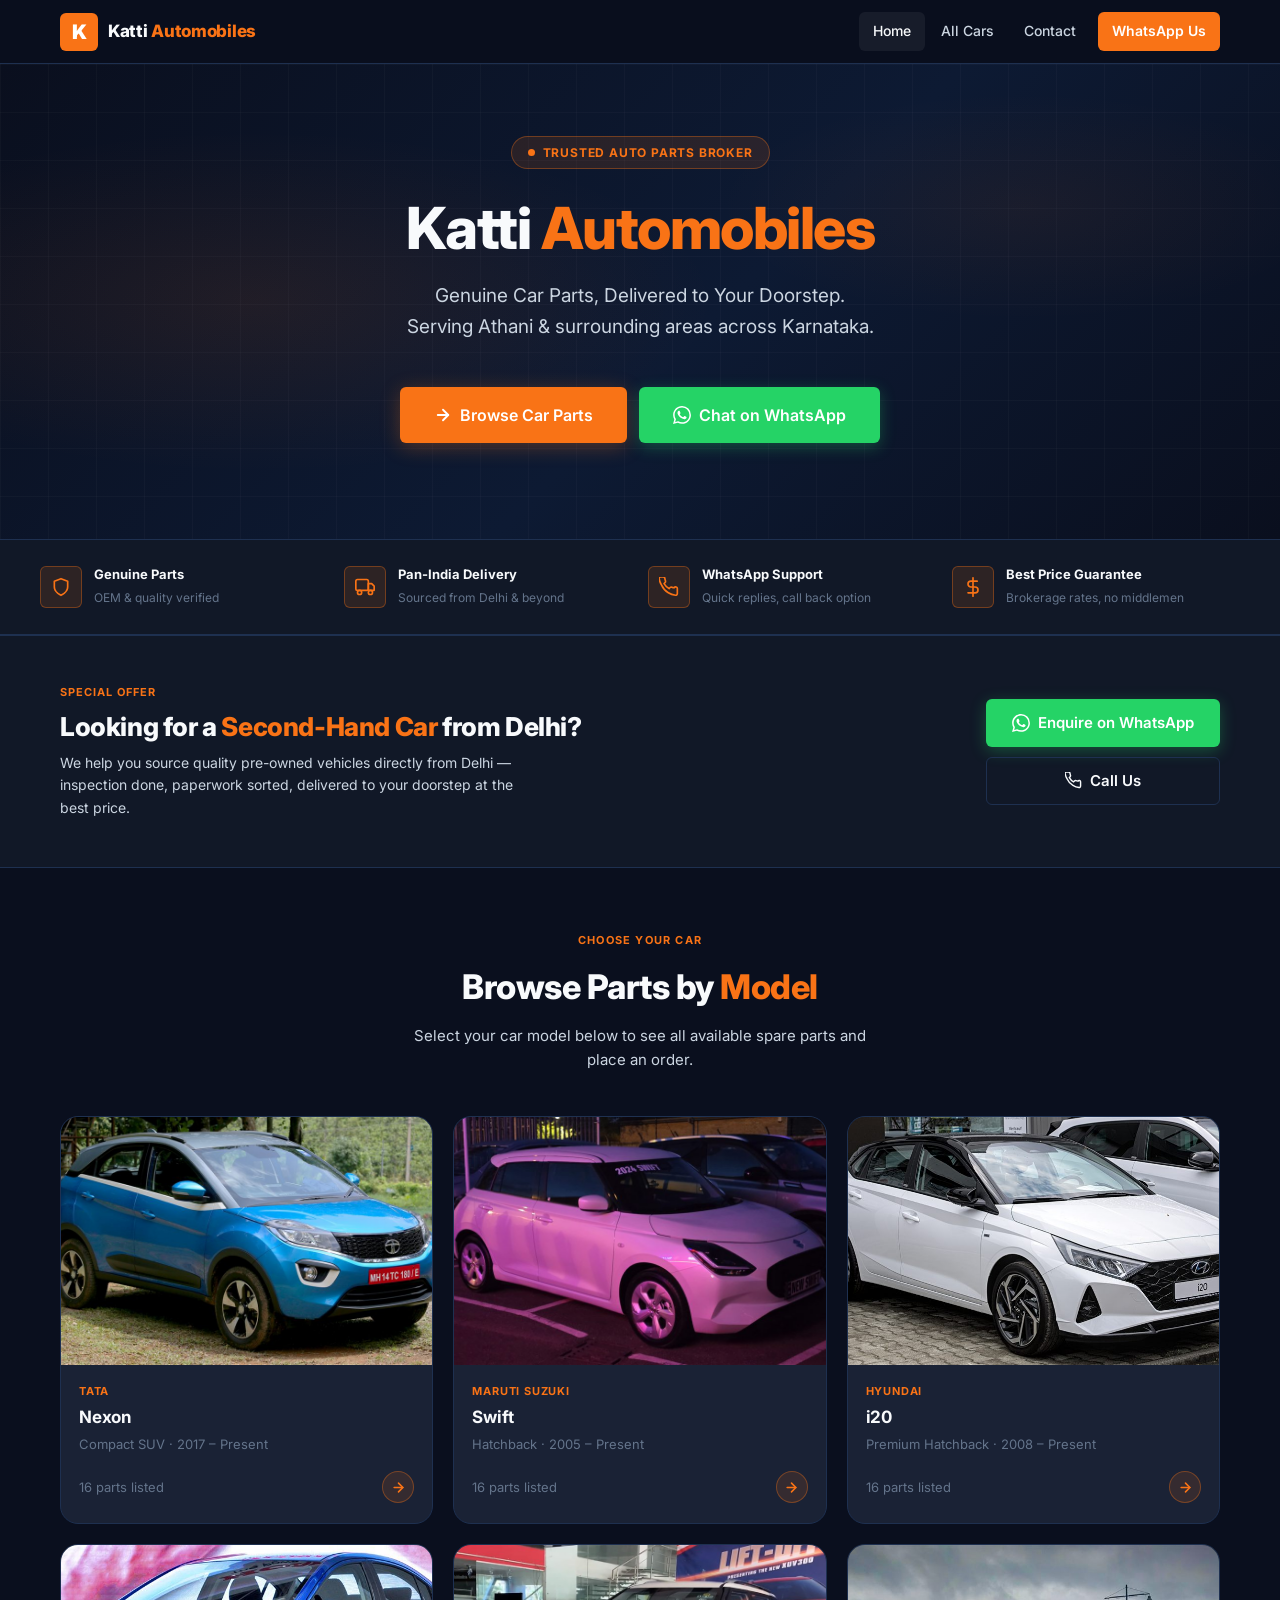
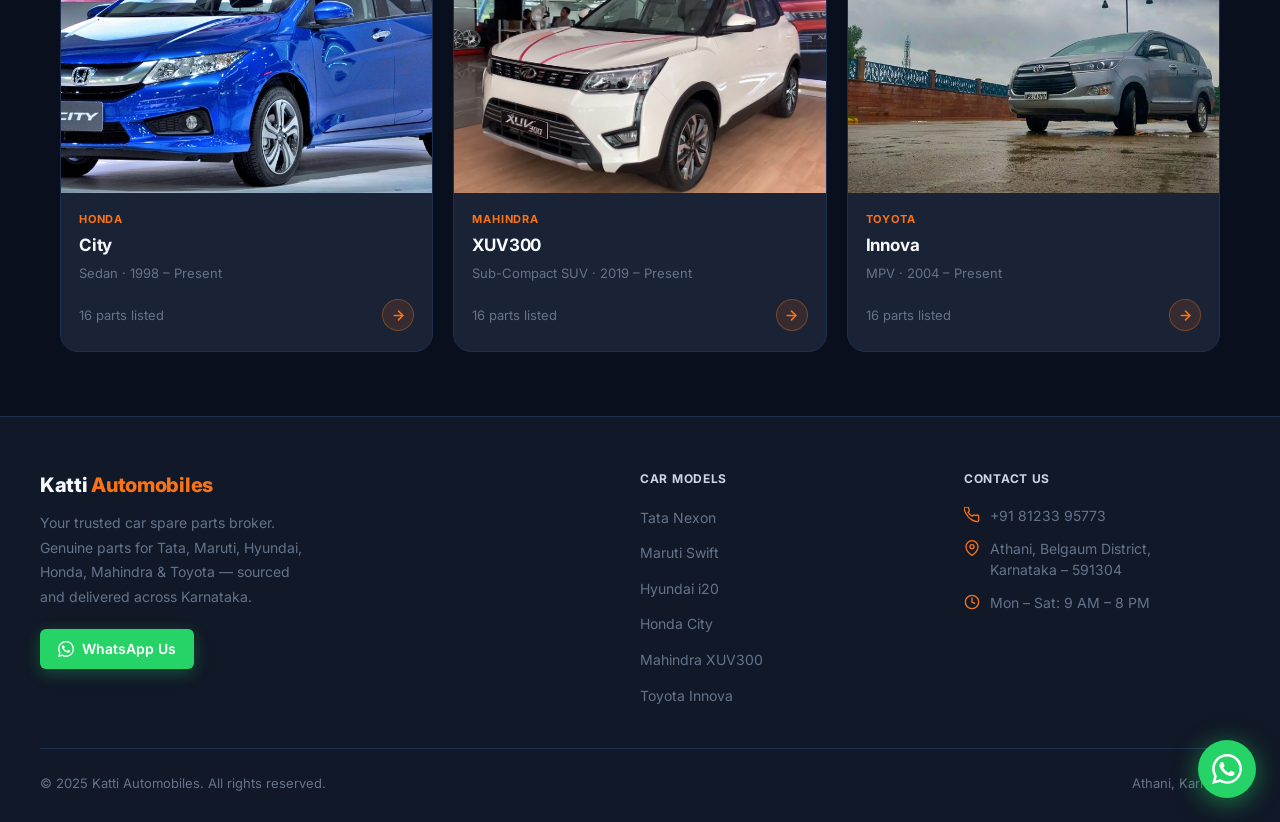
<file: index.html>
<!DOCTYPE html>
<html lang="en">
<head>
  <meta charset="UTF-8">
  <meta name="viewport" content="width=device-width, initial-scale=1.0">
  <title>Katti Automobiles — Genuine Car Parts, Delivered to Your Doorstep</title>
  <meta name="description" content="Katti Automobiles — your trusted source for genuine car spare parts in Athani, Karnataka. Tata Nexon, Maruti Swift, Hyundai i20, Honda City, Mahindra XUV300, Toyota Innova parts. Fast delivery, great prices.">

  <!-- Open Graph for WhatsApp link previews -->
  <meta property="og:title"       content="Katti Automobiles — Car Spare Parts">
  <meta property="og:description" content="Genuine spare parts for Tata, Maruti, Hyundai, Honda, Mahindra & Toyota. Order on WhatsApp.">
  <meta property="og:type"        content="website">

  <link rel="preconnect" href="https://fonts.googleapis.com">
  <link rel="preconnect" href="https://fonts.gstatic.com" crossorigin>
  <link rel="stylesheet" href="style.css">
</head>
<body>

  <!-- ════════════════════════════════════════════════
       NAVIGATION
  ════════════════════════════════════════════════ -->
  <nav class="nav" role="navigation" aria-label="Main navigation">
    <div class="nav-inner">

      <a href="index.html" class="nav-logo" aria-label="Katti Automobiles — Home">
        <div class="nav-logo-icon" aria-hidden="true">K</div>
        <span class="nav-logo-name">Katti <em>Automobiles</em></span>
      </a>

      <button class="nav-toggle" id="navToggle" aria-label="Toggle menu" aria-expanded="false" aria-controls="navLinks">
        <span></span><span></span><span></span>
      </button>

      <div class="nav-links" id="navLinks" role="menubar">
        <a href="index.html" class="active" role="menuitem">Home</a>
        <a href="#all-cars"              role="menuitem">All Cars</a>
        <a href="#contact"               role="menuitem">Contact</a>
        <!-- REPLACE href with your real WhatsApp number: wa.me/91XXXXXXXXXX -->
        <a href="https://wa.me/918123395773?text=Hi%2C%20I%20need%20help%20with%20a%20car%20part."
           class="nav-cta" target="_blank" rel="noopener" role="menuitem">
          WhatsApp Us
        </a>
      </div>

    </div>
  </nav>


  <!-- ════════════════════════════════════════════════
       HERO
  ════════════════════════════════════════════════ -->
  <header class="hero">
    <div class="hero-body">
      <div class="hero-badge">
        <span class="hero-badge-dot"></span>
        Trusted Auto Parts Broker
      </div>

      <h1>Katti <span>Automobiles</span></h1>

      <p class="hero-tagline">
        Genuine Car Parts, Delivered to Your Doorstep.
        Serving Athani &amp; surrounding areas across Karnataka.
      </p>

      <div class="hero-actions">
        <a href="#all-cars" class="btn btn-primary btn-lg">
          <!-- Arrow icon -->
          <svg width="18" height="18" viewBox="0 0 24 24" fill="none" stroke="currentColor" stroke-width="2.5" stroke-linecap="round" stroke-linejoin="round" aria-hidden="true">
            <line x1="5" y1="12" x2="19" y2="12"/>
            <polyline points="12 5 19 12 12 19"/>
          </svg>
          Browse Car Parts
        </a>
        <!-- REPLACE with your real WhatsApp number -->
        <a href="https://wa.me/918123395773?text=Hi%2C%20I%20need%20a%20car%20part.%20Can%20you%20help%3F"
           class="btn btn-whatsapp btn-lg" target="_blank" rel="noopener">
          <svg viewBox="0 0 24 24" fill="currentColor" width="18" height="18" aria-hidden="true">
            <path d="M17.472 14.382c-.297-.149-1.758-.867-2.03-.967-.273-.099-.471-.148-.67.15-.197.297-.767.966-.94 1.164-.173.199-.347.223-.644.075-.297-.15-1.255-.463-2.39-1.475-.883-.788-1.48-1.761-1.653-2.059-.173-.297-.018-.458.13-.606.134-.133.298-.347.446-.52.149-.174.198-.298.298-.497.099-.198.05-.371-.025-.52-.075-.149-.669-1.612-.916-2.207-.242-.579-.487-.5-.669-.51-.173-.008-.371-.01-.57-.01-.198 0-.52.074-.792.372-.272.297-1.04 1.016-1.04 2.479 0 1.462 1.065 2.875 1.213 3.074.149.198 2.096 3.2 5.077 4.487.709.306 1.262.489 1.694.625.712.227 1.36.195 1.871.118.571-.085 1.758-.719 2.006-1.413.248-.694.248-1.289.173-1.413-.074-.124-.272-.198-.57-.347m-5.421 7.403h-.004a9.87 9.87 0 01-5.031-1.378l-.361-.214-3.741.982.998-3.648-.235-.374a9.86 9.86 0 01-1.51-5.26c.001-5.45 4.436-9.884 9.888-9.884 2.64 0 5.122 1.03 6.988 2.898a9.825 9.825 0 012.893 6.994c-.003 5.45-4.437 9.884-9.885 9.884m8.413-18.297A11.815 11.815 0 0012.05 0C5.495 0 .16 5.335.157 11.892c0 2.096.547 4.142 1.588 5.945L.057 24l6.305-1.654a11.882 11.882 0 005.683 1.448h.005c6.554 0 11.89-5.335 11.893-11.893a11.821 11.821 0 00-3.48-8.413z"/>
          </svg>
          Chat on WhatsApp
        </a>
      </div>
    </div>
  </header>


  <!-- ════════════════════════════════════════════════
       TRUST STRIP
  ════════════════════════════════════════════════ -->
  <section class="trust-strip" aria-label="Why choose us">
    <div class="trust-inner">

      <div class="trust-item">
        <div class="trust-icon" aria-hidden="true">
          <svg viewBox="0 0 24 24" fill="none" stroke="currentColor" stroke-width="2" stroke-linecap="round" stroke-linejoin="round">
            <path d="M12 22s8-4 8-10V5l-8-3-8 3v7c0 6 8 10 8 10z"/>
          </svg>
        </div>
        <div class="trust-text">
          <strong>Genuine Parts</strong>
          <span>OEM &amp; quality verified</span>
        </div>
      </div>

      <div class="trust-item">
        <div class="trust-icon" aria-hidden="true">
          <svg viewBox="0 0 24 24" fill="none" stroke="currentColor" stroke-width="2" stroke-linecap="round" stroke-linejoin="round">
            <rect x="1" y="3" width="15" height="13" rx="2"/><polygon points="16 8 20 8 23 11 23 16 16 16 16 8"/>
            <circle cx="5.5" cy="18.5" r="2.5"/><circle cx="18.5" cy="18.5" r="2.5"/>
          </svg>
        </div>
        <div class="trust-text">
          <strong>Pan-India Delivery</strong>
          <span>Sourced from Delhi &amp; beyond</span>
        </div>
      </div>

      <div class="trust-item">
        <div class="trust-icon" aria-hidden="true">
          <svg viewBox="0 0 24 24" fill="none" stroke="currentColor" stroke-width="2" stroke-linecap="round" stroke-linejoin="round">
            <path d="M22 16.92v3a2 2 0 01-2.18 2 19.79 19.79 0 01-8.63-3.07A19.5 19.5 0 013.07 9.8a19.79 19.79 0 01-3.07-8.68A2 2 0 012 0h3a2 2 0 012 1.72 12.84 12.84 0 00.7 2.81 2 2 0 01-.45 2.11L6.09 7.91a16 16 0 006 6l1.27-1.27a2 2 0 012.11-.45 12.84 12.84 0 002.81.7A2 2 0 0122 14v2.92z"/>
          </svg>
        </div>
        <div class="trust-text">
          <strong>WhatsApp Support</strong>
          <span>Quick replies, call back option</span>
        </div>
      </div>

      <div class="trust-item">
        <div class="trust-icon" aria-hidden="true">
          <svg viewBox="0 0 24 24" fill="none" stroke="currentColor" stroke-width="2" stroke-linecap="round" stroke-linejoin="round">
            <line x1="12" y1="1" x2="12" y2="23"/><path d="M17 5H9.5a3.5 3.5 0 000 7h5a3.5 3.5 0 010 7H6"/>
          </svg>
        </div>
        <div class="trust-text">
          <strong>Best Price Guarantee</strong>
          <span>Brokerage rates, no middlemen</span>
        </div>
      </div>

    </div>
  </section>


  <!-- ════════════════════════════════════════════════
       SECOND-HAND CAR BANNER
  ════════════════════════════════════════════════ -->
  <section class="banner-outer" id="used-cars" aria-label="Second-hand cars from Delhi">
    <div class="banner-inner">
      <div>
        <div class="banner-label">Special Offer</div>
        <h2>Looking for a <span>Second-Hand Car</span> from Delhi?</h2>
        <p>
          We help you source quality pre-owned vehicles directly from Delhi — inspection done,
          paperwork sorted, delivered to your doorstep at the best price.
        </p>
      </div>
      <div class="banner-actions">
        <!-- REPLACE with your real WhatsApp number -->
        <a href="https://wa.me/918123395773?text=Hi%2C%20I'm%20looking%20for%20a%20second-hand%20car%20from%20Delhi.%20Can%20you%20help%3F"
           class="btn btn-whatsapp" target="_blank" rel="noopener">
          <svg viewBox="0 0 24 24" fill="currentColor" width="18" height="18" aria-hidden="true">
            <path d="M17.472 14.382c-.297-.149-1.758-.867-2.03-.967-.273-.099-.471-.148-.67.15-.197.297-.767.966-.94 1.164-.173.199-.347.223-.644.075-.297-.15-1.255-.463-2.39-1.475-.883-.788-1.48-1.761-1.653-2.059-.173-.297-.018-.458.13-.606.134-.133.298-.347.446-.52.149-.174.198-.298.298-.497.099-.198.05-.371-.025-.52-.075-.149-.669-1.612-.916-2.207-.242-.579-.487-.5-.669-.51-.173-.008-.371-.01-.57-.01-.198 0-.52.074-.792.372-.272.297-1.04 1.016-1.04 2.479 0 1.462 1.065 2.875 1.213 3.074.149.198 2.096 3.2 5.077 4.487.709.306 1.262.489 1.694.625.712.227 1.36.195 1.871.118.571-.085 1.758-.719 2.006-1.413.248-.694.248-1.289.173-1.413-.074-.124-.272-.198-.57-.347m-5.421 7.403h-.004a9.87 9.87 0 01-5.031-1.378l-.361-.214-3.741.982.998-3.648-.235-.374a9.86 9.86 0 01-1.51-5.26c.001-5.45 4.436-9.884 9.888-9.884 2.64 0 5.122 1.03 6.988 2.898a9.825 9.825 0 012.893 6.994c-.003 5.45-4.437 9.884-9.885 9.884m8.413-18.297A11.815 11.815 0 0012.05 0C5.495 0 .16 5.335.157 11.892c0 2.096.547 4.142 1.588 5.945L.057 24l6.305-1.654a11.882 11.882 0 005.683 1.448h.005c6.554 0 11.89-5.335 11.893-11.893a11.821 11.821 0 00-3.48-8.413z"/>
          </svg>
          Enquire on WhatsApp
        </a>
        <!-- REPLACE +91 81233 95773 with real number -->
        <a href="tel:+918123395773" class="btn btn-outline">
          <svg viewBox="0 0 24 24" fill="none" stroke="currentColor" stroke-width="2" stroke-linecap="round" width="17" height="17" aria-hidden="true">
            <path d="M22 16.92v3a2 2 0 01-2.18 2 19.79 19.79 0 01-8.63-3.07A19.5 19.5 0 013.07 9.8a19.79 19.79 0 01-3.07-8.68A2 2 0 012 0h3a2 2 0 012 1.72 12.84 12.84 0 00.7 2.81 2 2 0 01-.45 2.11L6.09 7.91a16 16 0 006 6l1.27-1.27a2 2 0 012.11-.45 12.84 12.84 0 002.81.7A2 2 0 0122 14v2.92z"/>
          </svg>
          Call Us
        </a>
      </div>
    </div>
  </section>


  <!-- ════════════════════════════════════════════════
       CAR MODELS GRID
  ════════════════════════════════════════════════ -->
  <section class="cars-section" id="all-cars" aria-label="Browse by car model">
    <div class="section-header">
      <div class="section-label">Choose your car</div>
      <h2>Browse Parts by <span>Model</span></h2>
      <p>Select your car model below to see all available spare parts and place an order.</p>
    </div>

    <!-- Car cards are injected here by script.js → buildCarGrid() -->
    <div class="cars-grid" id="carGrid" aria-label="Car models list"></div>
  </section>


  <!-- ════════════════════════════════════════════════
       FOOTER
  ════════════════════════════════════════════════ -->
  <footer class="footer" id="contact">
    <div class="footer-grid">

      <!-- Brand -->
      <div>
        <div class="footer-brand-name">Katti <em>Automobiles</em></div>
        <p class="footer-desc">
          Your trusted car spare parts broker. Genuine parts for Tata, Maruti, Hyundai, Honda,
          Mahindra &amp; Toyota — sourced and delivered across Karnataka.
        </p>
        <!-- REPLACE with real WhatsApp number -->
        <a href="https://wa.me/918123395773" class="btn btn-whatsapp btn-sm" target="_blank" rel="noopener">
          <svg viewBox="0 0 24 24" fill="currentColor" width="16" height="16" aria-hidden="true">
            <path d="M17.472 14.382c-.297-.149-1.758-.867-2.03-.967-.273-.099-.471-.148-.67.15-.197.297-.767.966-.94 1.164-.173.199-.347.223-.644.075-.297-.15-1.255-.463-2.39-1.475-.883-.788-1.48-1.761-1.653-2.059-.173-.297-.018-.458.13-.606.134-.133.298-.347.446-.52.149-.174.198-.298.298-.497.099-.198.05-.371-.025-.52-.075-.149-.669-1.612-.916-2.207-.242-.579-.487-.5-.669-.51-.173-.008-.371-.01-.57-.01-.198 0-.52.074-.792.372-.272.297-1.04 1.016-1.04 2.479 0 1.462 1.065 2.875 1.213 3.074.149.198 2.096 3.2 5.077 4.487.709.306 1.262.489 1.694.625.712.227 1.36.195 1.871.118.571-.085 1.758-.719 2.006-1.413.248-.694.248-1.289.173-1.413-.074-.124-.272-.198-.57-.347m-5.421 7.403h-.004a9.87 9.87 0 01-5.031-1.378l-.361-.214-3.741.982.998-3.648-.235-.374a9.86 9.86 0 01-1.51-5.26c.001-5.45 4.436-9.884 9.888-9.884 2.64 0 5.122 1.03 6.988 2.898a9.825 9.825 0 012.893 6.994c-.003 5.45-4.437 9.884-9.885 9.884m8.413-18.297A11.815 11.815 0 0012.05 0C5.495 0 .16 5.335.157 11.892c0 2.096.547 4.142 1.588 5.945L.057 24l6.305-1.654a11.882 11.882 0 005.683 1.448h.005c6.554 0 11.89-5.335 11.893-11.893a11.821 11.821 0 00-3.48-8.413z"/>
          </svg>
          WhatsApp Us
        </a>
      </div>

      <!-- Quick links -->
      <div class="footer-col">
        <h4>Car Models</h4>
        <ul class="footer-links-list">
          <li><a href="car.html?model=tata-nexon">Tata Nexon</a></li>
          <li><a href="car.html?model=maruti-swift">Maruti Swift</a></li>
          <li><a href="car.html?model=hyundai-i20">Hyundai i20</a></li>
          <li><a href="car.html?model=honda-city">Honda City</a></li>
          <li><a href="car.html?model=mahindra-xuv300">Mahindra XUV300</a></li>
          <li><a href="car.html?model=toyota-innova">Toyota Innova</a></li>
        </ul>
      </div>

      <!-- Contact -->
      <div class="footer-col">
        <h4>Contact Us</h4>
        <ul class="footer-contact-list">
          <li class="footer-contact-item">
            <svg viewBox="0 0 24 24" fill="none" stroke="currentColor" stroke-width="2" stroke-linecap="round" aria-hidden="true">
              <path d="M22 16.92v3a2 2 0 01-2.18 2 19.79 19.79 0 01-8.63-3.07A19.5 19.5 0 013.07 9.8a19.79 19.79 0 01-3.07-8.68A2 2 0 012 0h3a2 2 0 012 1.72 12.84 12.84 0 00.7 2.81 2 2 0 01-.45 2.11L6.09 7.91a16 16 0 006 6l1.27-1.27a2 2 0 012.11-.45 12.84 12.84 0 002.81.7A2 2 0 0122 14v2.92z"/>
            </svg>
            <!-- REPLACE with real phone number -->
            <a href="tel:+918123395773">+91 81233 95773</a>
          </li>
          <li class="footer-contact-item">
            <svg viewBox="0 0 24 24" fill="none" stroke="currentColor" stroke-width="2" stroke-linecap="round" stroke-linejoin="round" aria-hidden="true">
              <path d="M21 10c0 7-9 13-9 13s-9-6-9-13a9 9 0 0118 0z"/><circle cx="12" cy="10" r="3"/>
            </svg>
            Athani, Belgaum District,<br>Karnataka – 591304
          </li>
          <li class="footer-contact-item">
            <svg viewBox="0 0 24 24" fill="none" stroke="currentColor" stroke-width="2" stroke-linecap="round" aria-hidden="true">
              <circle cx="12" cy="12" r="10"/><polyline points="12 6 12 12 16 14"/>
            </svg>
            Mon – Sat: 9 AM – 8 PM
          </li>
        </ul>
      </div>

    </div>

    <div class="footer-bottom">
      <p class="footer-copy">&copy; 2025 Katti Automobiles. All rights reserved.</p>
      <p class="footer-copy">Athani, Karnataka</p>
    </div>
  </footer>

  <!-- Modal and WhatsApp float button are injected by script.js -->
  <script src="script.js?v=2"></script>
</body>
</html>
</file>
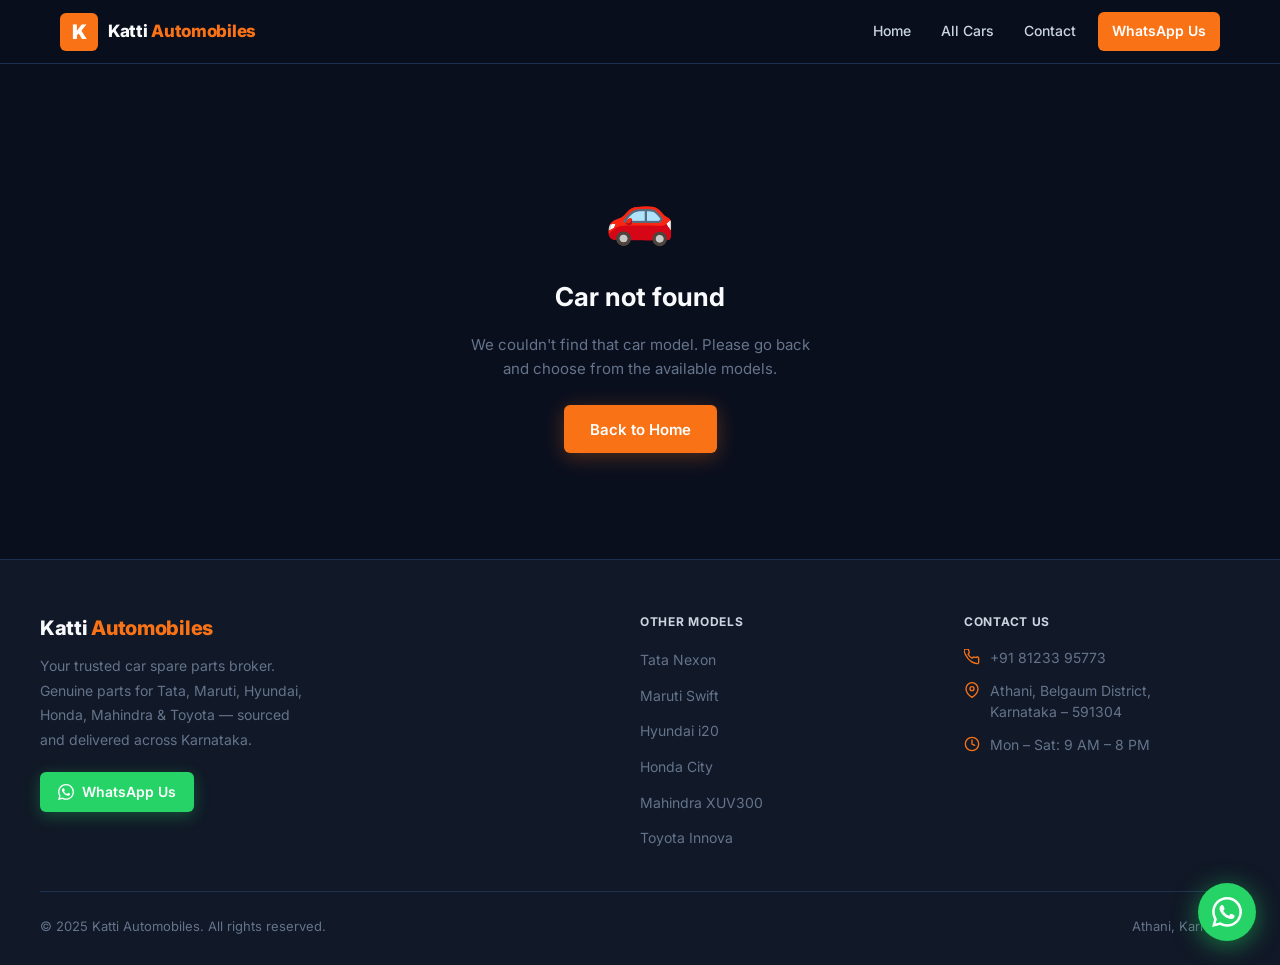
<file: car.html>
<!DOCTYPE html>
<html lang="en">
<head>
  <meta charset="UTF-8">
  <meta name="viewport" content="width=device-width, initial-scale=1.0">
  <!-- Title and description are updated dynamically by script.js -->
  <title>Car Parts — Katti Automobiles</title>
  <meta name="description" content="Order genuine car spare parts from Katti Automobiles. Headlight, bumper, door panel, engine parts and more. Fast delivery to Athani and across Karnataka.">

  <meta property="og:title"       content="Car Parts — Katti Automobiles">
  <meta property="og:description" content="Genuine spare parts for your car. Order on WhatsApp — quick and easy.">
  <meta property="og:type"        content="website">

  <link rel="preconnect" href="https://fonts.googleapis.com">
  <link rel="preconnect" href="https://fonts.gstatic.com" crossorigin>
  <link rel="stylesheet" href="style.css">
</head>
<body>

  <!-- ════════════════════════════════════════════════
       NAVIGATION
  ════════════════════════════════════════════════ -->
  <nav class="nav" role="navigation" aria-label="Main navigation">
    <div class="nav-inner">

      <a href="index.html" class="nav-logo" aria-label="Katti Automobiles — Home">
        <div class="nav-logo-icon" aria-hidden="true">K</div>
        <span class="nav-logo-name">Katti <em>Automobiles</em></span>
      </a>

      <button class="nav-toggle" id="navToggle" aria-label="Toggle menu" aria-expanded="false" aria-controls="navLinks">
        <span></span><span></span><span></span>
      </button>

      <div class="nav-links" id="navLinks" role="menubar">
        <a href="index.html"          role="menuitem">Home</a>
        <a href="index.html#all-cars" role="menuitem">All Cars</a>
        <a href="index.html#contact"  role="menuitem">Contact</a>
        <!-- REPLACE href with your real WhatsApp number: wa.me/91XXXXXXXXXX -->
        <a href="https://wa.me/918123395773?text=Hi%2C%20I%20need%20help%20with%20a%20car%20part."
           class="nav-cta" target="_blank" rel="noopener" role="menuitem">
          WhatsApp Us
        </a>
      </div>

    </div>
  </nav>


  <!-- ════════════════════════════════════════════════
       CAR PAGE CONTENT
       Everything inside #carPageContent is populated
       dynamically by script.js → buildCarPage()
  ════════════════════════════════════════════════ -->
  <main id="carPageContent">

    <!-- MODEL HERO -->
    <div class="model-page-hero">
      <div class="model-info">
        <!-- Breadcrumb -->
        <nav class="model-breadcrumb" aria-label="Breadcrumb">
          <a href="index.html">Home</a>
          <span class="sep" aria-hidden="true">›</span>
          <a href="index.html#all-cars">All Cars</a>
          <span class="sep" aria-hidden="true">›</span>
          <span id="breadcrumbModel">Loading…</span>
        </nav>

        <div class="model-info-label" id="modelBrand">—</div>

        <h1 id="modelH1">
          <span>Loading</span> Parts
        </h1>

        <!-- Tags (type & year) -->
        <div class="model-meta">
          <span class="model-tag" id="modelType">—</span>
          <span class="model-tag" id="modelYear">—</span>
        </div>

        <p class="model-desc" id="modelDesc"></p>

        <div style="display:flex;gap:12px;flex-wrap:wrap;">
          <!-- WhatsApp direct enquiry for this model -->
          <a href="#" class="btn btn-whatsapp" id="modelWaBtn" target="_blank" rel="noopener">
            <svg viewBox="0 0 24 24" fill="currentColor" width="18" height="18" aria-hidden="true">
              <path d="M17.472 14.382c-.297-.149-1.758-.867-2.03-.967-.273-.099-.471-.148-.67.15-.197.297-.767.966-.94 1.164-.173.199-.347.223-.644.075-.297-.15-1.255-.463-2.39-1.475-.883-.788-1.48-1.761-1.653-2.059-.173-.297-.018-.458.13-.606.134-.133.298-.347.446-.52.149-.174.198-.298.298-.497.099-.198.05-.371-.025-.52-.075-.149-.669-1.612-.916-2.207-.242-.579-.487-.5-.669-.51-.173-.008-.371-.01-.57-.01-.198 0-.52.074-.792.372-.272.297-1.04 1.016-1.04 2.479 0 1.462 1.065 2.875 1.213 3.074.149.198 2.096 3.2 5.077 4.487.709.306 1.262.489 1.694.625.712.227 1.36.195 1.871.118.571-.085 1.758-.719 2.006-1.413.248-.694.248-1.289.173-1.413-.074-.124-.272-.198-.57-.347m-5.421 7.403h-.004a9.87 9.87 0 01-5.031-1.378l-.361-.214-3.741.982.998-3.648-.235-.374a9.86 9.86 0 01-1.51-5.26c.001-5.45 4.436-9.884 9.888-9.884 2.64 0 5.122 1.03 6.988 2.898a9.825 9.825 0 012.893 6.994c-.003 5.45-4.437 9.884-9.885 9.884m8.413-18.297A11.815 11.815 0 0012.05 0C5.495 0 .16 5.335.157 11.892c0 2.096.547 4.142 1.588 5.945L.057 24l6.305-1.654a11.882 11.882 0 005.683 1.448h.005c6.554 0 11.89-5.335 11.893-11.893a11.821 11.821 0 00-3.48-8.413z"/>
            </svg>
            Enquire on WhatsApp
          </a>
          <a href="index.html#all-cars" class="btn btn-outline">
            <svg viewBox="0 0 24 24" fill="none" stroke="currentColor" stroke-width="2.5" stroke-linecap="round" width="16" height="16" aria-hidden="true">
              <line x1="19" y1="12" x2="5" y2="12"/><polyline points="12 19 5 12 12 5"/>
            </svg>
            All Cars
          </a>
        </div>
      </div>

      <!-- Model image -->
      <div class="model-img-wrap">
        <img id="modelImg" src="https://placehold.co/800x450/1a3a5f/f97316?text=Loading..." alt="Car model" loading="eager">
      </div>
    </div>


    <!-- PARTS SECTION -->
    <section class="parts-section" aria-label="Available spare parts">
      <div class="parts-section-head">
        <div>
          <h2>
            Available Parts &mdash;
            <span id="partsHeadModel" style="color:var(--accent);">This Model</span>
          </h2>
          <p style="font-size:13px;color:var(--text-muted);margin-top:3px;">
            Click "Request This Part" to fill in your details and place an order.
          </p>
        </div>
        <span class="parts-count" id="partsCount">16 parts</span>
      </div>

      <!-- Part cards are injected here by script.js → buildCarPage() -->
      <div class="parts-grid" id="partsGrid" aria-label="Spare parts list"></div>
    </section>

  </main>


  <!-- ════════════════════════════════════════════════
       FOOTER
  ════════════════════════════════════════════════ -->
  <footer class="footer" id="contact">
    <div class="footer-grid">

      <div>
        <div class="footer-brand-name">Katti <em>Automobiles</em></div>
        <p class="footer-desc">
          Your trusted car spare parts broker. Genuine parts for Tata, Maruti, Hyundai, Honda,
          Mahindra &amp; Toyota — sourced and delivered across Karnataka.
        </p>
        <!-- REPLACE with real WhatsApp number -->
        <a href="https://wa.me/918123395773" class="btn btn-whatsapp btn-sm" target="_blank" rel="noopener">
          <svg viewBox="0 0 24 24" fill="currentColor" width="16" height="16" aria-hidden="true">
            <path d="M17.472 14.382c-.297-.149-1.758-.867-2.03-.967-.273-.099-.471-.148-.67.15-.197.297-.767.966-.94 1.164-.173.199-.347.223-.644.075-.297-.15-1.255-.463-2.39-1.475-.883-.788-1.48-1.761-1.653-2.059-.173-.297-.018-.458.13-.606.134-.133.298-.347.446-.52.149-.174.198-.298.298-.497.099-.198.05-.371-.025-.52-.075-.149-.669-1.612-.916-2.207-.242-.579-.487-.5-.669-.51-.173-.008-.371-.01-.57-.01-.198 0-.52.074-.792.372-.272.297-1.04 1.016-1.04 2.479 0 1.462 1.065 2.875 1.213 3.074.149.198 2.096 3.2 5.077 4.487.709.306 1.262.489 1.694.625.712.227 1.36.195 1.871.118.571-.085 1.758-.719 2.006-1.413.248-.694.248-1.289.173-1.413-.074-.124-.272-.198-.57-.347m-5.421 7.403h-.004a9.87 9.87 0 01-5.031-1.378l-.361-.214-3.741.982.998-3.648-.235-.374a9.86 9.86 0 01-1.51-5.26c.001-5.45 4.436-9.884 9.888-9.884 2.64 0 5.122 1.03 6.988 2.898a9.825 9.825 0 012.893 6.994c-.003 5.45-4.437 9.884-9.885 9.884m8.413-18.297A11.815 11.815 0 0012.05 0C5.495 0 .16 5.335.157 11.892c0 2.096.547 4.142 1.588 5.945L.057 24l6.305-1.654a11.882 11.882 0 005.683 1.448h.005c6.554 0 11.89-5.335 11.893-11.893a11.821 11.821 0 00-3.48-8.413z"/>
          </svg>
          WhatsApp Us
        </a>
      </div>

      <div class="footer-col">
        <h4>Other Models</h4>
        <ul class="footer-links-list">
          <li><a href="car.html?model=tata-nexon">Tata Nexon</a></li>
          <li><a href="car.html?model=maruti-swift">Maruti Swift</a></li>
          <li><a href="car.html?model=hyundai-i20">Hyundai i20</a></li>
          <li><a href="car.html?model=honda-city">Honda City</a></li>
          <li><a href="car.html?model=mahindra-xuv300">Mahindra XUV300</a></li>
          <li><a href="car.html?model=toyota-innova">Toyota Innova</a></li>
        </ul>
      </div>

      <div class="footer-col">
        <h4>Contact Us</h4>
        <ul class="footer-contact-list">
          <li class="footer-contact-item">
            <svg viewBox="0 0 24 24" fill="none" stroke="currentColor" stroke-width="2" stroke-linecap="round" aria-hidden="true">
              <path d="M22 16.92v3a2 2 0 01-2.18 2 19.79 19.79 0 01-8.63-3.07A19.5 19.5 0 013.07 9.8a19.79 19.79 0 01-3.07-8.68A2 2 0 012 0h3a2 2 0 012 1.72 12.84 12.84 0 00.7 2.81 2 2 0 01-.45 2.11L6.09 7.91a16 16 0 006 6l1.27-1.27a2 2 0 012.11-.45 12.84 12.84 0 002.81.7A2 2 0 0122 14v2.92z"/>
            </svg>
            <!-- REPLACE with real phone number -->
            <a href="tel:+918123395773">+91 81233 95773</a>
          </li>
          <li class="footer-contact-item">
            <svg viewBox="0 0 24 24" fill="none" stroke="currentColor" stroke-width="2" stroke-linecap="round" stroke-linejoin="round" aria-hidden="true">
              <path d="M21 10c0 7-9 13-9 13s-9-6-9-13a9 9 0 0118 0z"/><circle cx="12" cy="10" r="3"/>
            </svg>
            Athani, Belgaum District,<br>Karnataka – 591304
          </li>
          <li class="footer-contact-item">
            <svg viewBox="0 0 24 24" fill="none" stroke="currentColor" stroke-width="2" stroke-linecap="round" aria-hidden="true">
              <circle cx="12" cy="12" r="10"/><polyline points="12 6 12 12 16 14"/>
            </svg>
            Mon – Sat: 9 AM – 8 PM
          </li>
        </ul>
      </div>

    </div>

    <div class="footer-bottom">
      <p class="footer-copy">&copy; 2025 Katti Automobiles. All rights reserved.</p>
      <p class="footer-copy">Athani, Karnataka</p>
    </div>
  </footer>


  <!-- Modal and WhatsApp float button are injected by script.js -->
  <script src="script.js?v=2"></script>
</body>
</html>
</file>
<file: style.css>
/* ============================================================
   Katti Automobiles — style.css
   Color scheme: Dark navy + Orange accent (automotive/trustworthy)
   Mobile-first design for customers in Athani, Karnataka
   ============================================================ */

@import url('https://fonts.googleapis.com/css2?family=Inter:wght@400;500;600;700;800&display=swap');

/* ============================================================
   DESIGN TOKENS
   ============================================================ */
:root {
  --bg-primary:      #0a0f1e;
  --bg-secondary:    #111827;
  --bg-card:         #1a2235;
  --bg-input:        #0f172a;

  --accent:          #f97316;
  --accent-hover:    #ea580c;
  --accent-light:    rgba(249, 115, 22, 0.12);
  --accent-border:   rgba(249, 115, 22, 0.35);

  --text-primary:    #f8fafc;
  --text-secondary:  #cbd5e1;
  --text-muted:      #64748b;

  --border:          #1e3050;
  --success:         #22c55e;
  --success-bg:      rgba(34, 197, 94, 0.1);
  --success-border:  rgba(34, 197, 94, 0.25);
  --error:           #ef4444;
  --error-bg:        rgba(239, 68, 68, 0.1);
  --error-border:    rgba(239, 68, 68, 0.25);
  --whatsapp:        #25d366;
  --whatsapp-dark:   #128c7e;

  --shadow-sm:    0 2px 8px rgba(0, 0, 0, 0.3);
  --shadow:       0 4px 24px rgba(0, 0, 0, 0.45);
  --shadow-lg:    0 8px 40px rgba(0, 0, 0, 0.6);
  --shadow-orange: 0 4px 20px rgba(249, 115, 22, 0.3);

  --r-sm:  6px;
  --r:     12px;
  --r-lg:  18px;
  --r-xl:  24px;

  --nav-h: 64px;
  --max-w: 1200px;
}

/* ============================================================
   RESET & BASE
   ============================================================ */
*, *::before, *::after { box-sizing: border-box; margin: 0; padding: 0; }

html { scroll-behavior: smooth; -webkit-tap-highlight-color: transparent; }

body {
  font-family: 'Inter', system-ui, -apple-system, sans-serif;
  background: var(--bg-primary);
  color: var(--text-primary);
  line-height: 1.6;
  min-height: 100vh;
  overflow-x: hidden;
}

img { max-width: 100%; height: auto; display: block; }
a { color: inherit; text-decoration: none; }
button { cursor: pointer; font-family: inherit; border: none; background: none; }
ul, ol { list-style: none; }

/* ============================================================
   NAVIGATION
   ============================================================ */
.nav {
  position: sticky;
  top: 0;
  z-index: 200;
  height: var(--nav-h);
  background: rgba(10, 15, 30, 0.96);
  backdrop-filter: blur(16px);
  -webkit-backdrop-filter: blur(16px);
  border-bottom: 1px solid var(--border);
}

.nav-inner {
  max-width: var(--max-w);
  margin: 0 auto;
  padding: 0 20px;
  height: 100%;
  display: flex;
  align-items: center;
  justify-content: space-between;
  gap: 16px;
}

.nav-logo {
  display: flex;
  align-items: center;
  gap: 10px;
  flex-shrink: 0;
}

.nav-logo-icon {
  width: 38px;
  height: 38px;
  background: var(--accent);
  border-radius: var(--r-sm);
  display: grid;
  place-items: center;
  font-size: 20px;
  font-weight: 900;
  color: #fff;
  letter-spacing: -1px;
}

.nav-logo-name {
  font-size: 17px;
  font-weight: 800;
  letter-spacing: -0.3px;
  color: var(--text-primary);
}

.nav-logo-name em {
  color: var(--accent);
  font-style: normal;
}

.nav-links {
  display: flex;
  align-items: center;
  gap: 2px;
}

.nav-links a {
  padding: 8px 14px;
  border-radius: var(--r-sm);
  font-size: 14px;
  font-weight: 500;
  color: var(--text-secondary);
  transition: color 0.2s, background 0.2s;
  white-space: nowrap;
}

.nav-links a:hover, .nav-links a.active {
  color: var(--text-primary);
  background: rgba(255,255,255,0.06);
}

.nav-links .nav-cta {
  background: var(--accent);
  color: #fff;
  font-weight: 600;
  margin-left: 6px;
  transition: background 0.2s, transform 0.15s;
}
.nav-links .nav-cta:hover { background: var(--accent-hover); transform: translateY(-1px); }

/* Hamburger — mobile only */
.nav-toggle {
  display: none;
  flex-direction: column;
  gap: 5px;
  padding: 8px;
}
.nav-toggle span {
  display: block;
  width: 22px;
  height: 2px;
  background: var(--text-primary);
  border-radius: 2px;
  transition: all 0.3s;
}

@media (max-width: 640px) {
  .nav-toggle { display: flex; }
  .nav-links {
    display: none;
    position: fixed;
    top: var(--nav-h);
    left: 0;
    right: 0;
    background: var(--bg-secondary);
    border-bottom: 1px solid var(--border);
    flex-direction: column;
    padding: 12px 16px 20px;
    gap: 2px;
    box-shadow: var(--shadow);
  }
  .nav-links.open { display: flex; }
  .nav-links a { width: 100%; padding: 13px 16px; font-size: 15px; border-radius: var(--r-sm); }
  .nav-links .nav-cta { margin-left: 0; margin-top: 8px; }
}

/* ============================================================
   BUTTONS
   ============================================================ */
.btn {
  display: inline-flex;
  align-items: center;
  justify-content: center;
  gap: 8px;
  padding: 13px 26px;
  border-radius: var(--r-sm);
  font-size: 15px;
  font-weight: 600;
  line-height: 1;
  cursor: pointer;
  transition: all 0.2s;
  border: none;
  min-height: 48px;
  white-space: nowrap;
  font-family: inherit;
}

.btn-primary {
  background: var(--accent);
  color: #fff;
  box-shadow: var(--shadow-orange);
}
.btn-primary:hover { background: var(--accent-hover); transform: translateY(-2px); box-shadow: 0 6px 28px rgba(249,115,22,0.45); }
.btn-primary:active { transform: translateY(0); }

.btn-outline {
  background: transparent;
  color: var(--text-primary);
  border: 1.5px solid var(--border);
}
.btn-outline:hover { border-color: var(--accent); color: var(--accent); background: var(--accent-light); }

.btn-ghost {
  background: rgba(255,255,255,0.06);
  color: var(--text-secondary);
}
.btn-ghost:hover { background: rgba(255,255,255,0.1); color: var(--text-primary); }

.btn-whatsapp {
  background: var(--whatsapp);
  color: #fff;
  box-shadow: 0 4px 16px rgba(37,211,102,0.3);
}
.btn-whatsapp:hover { background: var(--whatsapp-dark); transform: translateY(-2px); box-shadow: 0 6px 24px rgba(37,211,102,0.45); }

.btn-sm { padding: 9px 18px; font-size: 14px; min-height: 40px; }
.btn-lg { padding: 16px 34px; font-size: 16px; min-height: 56px; }
.btn-full { width: 100%; }

/* ============================================================
   HERO — Homepage
   ============================================================ */
.hero {
  position: relative;
  padding: 72px 20px 96px;
  text-align: center;
  overflow: hidden;
  background: linear-gradient(135deg, #0a0f1e 0%, #0d1a33 55%, #0a0f1e 100%);
}

.hero::before {
  content: '';
  position: absolute;
  inset: 0;
  background-image:
    radial-gradient(ellipse 60% 60% at 20% 50%, rgba(249,115,22,0.09) 0%, transparent 60%),
    radial-gradient(ellipse 40% 40% at 80% 30%, rgba(249,115,22,0.06) 0%, transparent 60%);
  pointer-events: none;
}

.hero::after {
  content: '';
  position: absolute;
  inset: 0;
  background-image:
    linear-gradient(rgba(255,255,255,0.025) 1px, transparent 1px),
    linear-gradient(90deg, rgba(255,255,255,0.025) 1px, transparent 1px);
  background-size: 48px 48px;
  pointer-events: none;
}

.hero-body {
  position: relative;
  z-index: 1;
  max-width: 680px;
  margin: 0 auto;
}

.hero-badge {
  display: inline-flex;
  align-items: center;
  gap: 8px;
  background: var(--accent-light);
  border: 1px solid var(--accent-border);
  border-radius: 100px;
  padding: 6px 16px;
  font-size: 12px;
  font-weight: 700;
  color: var(--accent);
  letter-spacing: 0.8px;
  text-transform: uppercase;
  margin-bottom: 28px;
}

.hero-badge-dot {
  width: 7px;
  height: 7px;
  background: var(--accent);
  border-radius: 50%;
  animation: blink 2s ease-in-out infinite;
}

@keyframes blink {
  0%, 100% { opacity: 1; }
  50%       { opacity: 0.35; }
}

.hero h1 {
  font-size: clamp(30px, 6.5vw, 58px);
  font-weight: 800;
  letter-spacing: -1.5px;
  line-height: 1.08;
  margin-bottom: 20px;
  color: var(--text-primary);
}

.hero h1 span { color: var(--accent); }

.hero-tagline {
  font-size: clamp(15px, 2.5vw, 19px);
  color: var(--text-secondary);
  max-width: 480px;
  margin: 0 auto 44px;
  font-weight: 400;
  line-height: 1.65;
}

.hero-actions {
  display: flex;
  gap: 12px;
  justify-content: center;
  flex-wrap: wrap;
}

/* ============================================================
   TRUST STRIP
   ============================================================ */
.trust-strip {
  background: var(--bg-secondary);
  border-top: 1px solid var(--border);
  border-bottom: 1px solid var(--border);
  padding: 24px 20px;
}

.trust-inner {
  max-width: var(--max-w);
  margin: 0 auto;
  display: grid;
  grid-template-columns: repeat(4, 1fr);
  gap: 16px;
}

.trust-item {
  display: flex;
  align-items: center;
  gap: 12px;
}

.trust-icon {
  width: 42px;
  height: 42px;
  background: var(--accent-light);
  border: 1px solid var(--accent-border);
  border-radius: var(--r-sm);
  display: grid;
  place-items: center;
  flex-shrink: 0;
}

.trust-icon svg { width: 20px; height: 20px; color: var(--accent); }

.trust-text strong { display: block; font-size: 13px; font-weight: 700; color: var(--text-primary); }
.trust-text span   { font-size: 12px; color: var(--text-muted); }

@media (max-width: 768px) { .trust-inner { grid-template-columns: repeat(2, 1fr); } }
@media (max-width: 400px) { .trust-inner { grid-template-columns: 1fr; gap: 12px; } }

/* ============================================================
   SECTION GENERIC
   ============================================================ */
.section {
  padding: 64px 20px;
  max-width: var(--max-w);
  margin: 0 auto;
}

.section-header {
  margin-bottom: 44px;
  text-align: center;
}

.section-label {
  font-size: 11px;
  font-weight: 700;
  letter-spacing: 1.2px;
  text-transform: uppercase;
  color: var(--accent);
  margin-bottom: 10px;
}

.section-header h2 {
  font-size: clamp(22px, 4vw, 34px);
  font-weight: 800;
  letter-spacing: -0.5px;
  margin-bottom: 10px;
}

.section-header h2 span { color: var(--accent); }

.section-header p {
  color: var(--text-secondary);
  font-size: 15px;
  max-width: 480px;
  margin: 0 auto;
}

/* ============================================================
   CARS GRID — Homepage
   ============================================================ */
.cars-section {
  padding: 64px 20px;
  max-width: var(--max-w);
  margin: 0 auto;
}

.cars-grid {
  display: grid;
  grid-template-columns: repeat(3, 1fr);
  gap: 20px;
}

.car-card {
  background: var(--bg-card);
  border: 1px solid var(--border);
  border-radius: var(--r-lg);
  overflow: hidden;
  transition: transform 0.25s, box-shadow 0.25s, border-color 0.25s;
  display: block;
  color: inherit;
}

.car-card:hover {
  transform: translateY(-5px);
  box-shadow: var(--shadow), 0 0 0 1px var(--accent-border);
  border-color: var(--accent-border);
}

.car-card:hover .car-card-img { transform: scale(1.05); }

.car-card-img-wrap {
  aspect-ratio: 3/2;
  overflow: hidden;
  background: #111e35;
}

.car-card-img {
  width: 100%;
  height: 100%;
  object-fit: cover;
  transition: transform 0.4s ease;
}

.car-card-body {
  padding: 18px 18px 20px;
}

.car-card-brand {
  font-size: 11px;
  font-weight: 700;
  letter-spacing: 0.8px;
  text-transform: uppercase;
  color: var(--accent);
  margin-bottom: 4px;
}

.car-card-model {
  font-size: 17px;
  font-weight: 700;
  color: var(--text-primary);
  margin-bottom: 3px;
  letter-spacing: -0.2px;
}

.car-card-type {
  font-size: 13px;
  color: var(--text-muted);
  margin-bottom: 16px;
}

.car-card-footer {
  display: flex;
  align-items: center;
  justify-content: space-between;
}

.car-card-parts {
  font-size: 13px;
  color: var(--text-muted);
}

.car-card-arrow {
  width: 32px;
  height: 32px;
  background: var(--accent-light);
  border: 1px solid var(--accent-border);
  border-radius: 50%;
  display: grid;
  place-items: center;
  transition: background 0.2s, transform 0.2s;
}

.car-card-arrow svg {
  width: 15px;
  height: 15px;
  color: var(--accent);
  transition: transform 0.2s;
}

.car-card:hover .car-card-arrow {
  background: var(--accent);
}
.car-card:hover .car-card-arrow svg {
  color: #fff;
  transform: translateX(2px);
}

@media (max-width: 768px) {
  .cars-grid { grid-template-columns: repeat(2, 1fr); gap: 14px; }
}

/* ============================================================
   SECOND-HAND CAR BANNER
   ============================================================ */
.banner-outer {
  background: var(--bg-secondary);
  border-top: 1px solid var(--border);
  border-bottom: 1px solid var(--border);
}

.banner-inner {
  max-width: var(--max-w);
  margin: 0 auto;
  padding: 48px 20px;
  display: grid;
  grid-template-columns: 1fr auto;
  align-items: center;
  gap: 32px;
}

.banner-label {
  font-size: 11px;
  font-weight: 700;
  letter-spacing: 1px;
  text-transform: uppercase;
  color: var(--accent);
  margin-bottom: 10px;
}

.banner-inner h2 {
  font-size: clamp(18px, 3.5vw, 26px);
  font-weight: 800;
  letter-spacing: -0.4px;
  margin-bottom: 8px;
  line-height: 1.25;
}

.banner-inner h2 span { color: var(--accent); }

.banner-inner p {
  color: var(--text-secondary);
  font-size: 14px;
  max-width: 480px;
}

.banner-actions {
  display: flex;
  flex-direction: column;
  gap: 10px;
  flex-shrink: 0;
}

@media (max-width: 640px) {
  .banner-inner {
    grid-template-columns: 1fr;
    padding: 36px 20px;
  }
  .banner-actions { flex-direction: row; flex-wrap: wrap; }
}

/* ============================================================
   CAR MODEL PAGE — Hero
   ============================================================ */
.model-page-hero {
  max-width: var(--max-w);
  margin: 0 auto;
  padding: 36px 20px 40px;
  display: grid;
  grid-template-columns: 1fr 1.1fr;
  gap: 48px;
  align-items: center;
}

.model-breadcrumb {
  display: flex;
  align-items: center;
  gap: 8px;
  font-size: 13px;
  color: var(--text-muted);
  margin-bottom: 20px;
  flex-wrap: wrap;
}
.model-breadcrumb a { color: var(--accent); }
.model-breadcrumb a:hover { text-decoration: underline; }
.model-breadcrumb .sep { opacity: 0.4; }

.model-info-label {
  font-size: 11px;
  font-weight: 700;
  letter-spacing: 1px;
  text-transform: uppercase;
  color: var(--accent);
  margin-bottom: 10px;
}

.model-info h1 {
  font-size: clamp(26px, 5vw, 44px);
  font-weight: 800;
  letter-spacing: -1px;
  line-height: 1.1;
  margin-bottom: 12px;
}

.model-info h1 span { color: var(--accent); }

.model-meta {
  display: flex;
  flex-wrap: wrap;
  gap: 10px;
  margin-bottom: 20px;
}

.model-tag {
  display: inline-flex;
  align-items: center;
  gap: 5px;
  background: var(--bg-card);
  border: 1px solid var(--border);
  border-radius: 100px;
  padding: 5px 12px;
  font-size: 12px;
  font-weight: 600;
  color: var(--text-secondary);
}

.model-desc {
  font-size: 14px;
  color: var(--text-muted);
  margin-bottom: 28px;
  line-height: 1.75;
}

.model-img-wrap {
  border-radius: var(--r-lg);
  overflow: hidden;
  background: var(--bg-card);
  border: 1px solid var(--border);
  aspect-ratio: 16/9;
}

.model-img-wrap img {
  width: 100%;
  height: 100%;
  object-fit: cover;
}

@media (max-width: 768px) {
  .model-page-hero {
    grid-template-columns: 1fr;
    gap: 28px;
    padding: 24px 20px 32px;
  }
}

/* ============================================================
   PARTS GRID — Car Model Page
   ============================================================ */
.parts-section {
  max-width: var(--max-w);
  margin: 0 auto;
  padding: 0 20px 72px;
}

.parts-section-head {
  display: flex;
  align-items: flex-end;
  justify-content: space-between;
  padding-bottom: 20px;
  border-bottom: 1px solid var(--border);
  margin-bottom: 24px;
  gap: 16px;
  flex-wrap: wrap;
}

.parts-section-head h2 {
  font-size: 18px;
  font-weight: 700;
}

.parts-count {
  font-size: 13px;
  color: var(--text-muted);
  padding: 4px 12px;
  background: var(--bg-card);
  border: 1px solid var(--border);
  border-radius: 100px;
}

.parts-grid {
  display: grid;
  grid-template-columns: repeat(4, 1fr);
  gap: 16px;
}

.part-card {
  background: var(--bg-card);
  border: 1px solid var(--border);
  border-radius: var(--r);
  overflow: hidden;
  display: flex;
  flex-direction: column;
  transition: transform 0.2s, box-shadow 0.2s, border-color 0.2s;
}

.part-card:hover {
  transform: translateY(-3px);
  box-shadow: var(--shadow-sm);
  border-color: var(--accent-border);
}

.part-card:hover .part-img { transform: scale(1.06); }

.part-img-wrap {
  aspect-ratio: 3/2;
  overflow: hidden;
  background: var(--bg-secondary);
}

.part-img {
  width: 100%;
  height: 100%;
  object-fit: cover;
  transition: transform 0.3s ease;
}

.part-body {
  padding: 12px 12px 14px;
  flex: 1;
  display: flex;
  flex-direction: column;
}

.part-name {
  font-size: 13px;
  font-weight: 600;
  color: var(--text-primary);
  margin-bottom: 10px;
  flex: 1;
  line-height: 1.4;
}

.part-btn {
  display: flex;
  align-items: center;
  justify-content: center;
  gap: 6px;
  width: 100%;
  padding: 9px 10px;
  background: var(--accent-light);
  border: 1px solid var(--accent-border);
  border-radius: var(--r-sm);
  color: var(--accent);
  font-size: 12px;
  font-weight: 700;
  cursor: pointer;
  transition: background 0.2s, color 0.2s, border-color 0.2s;
  min-height: 40px;
  font-family: inherit;
  letter-spacing: 0.2px;
}

.part-btn:hover {
  background: var(--accent);
  color: #fff;
  border-color: var(--accent);
}

.part-btn svg { width: 13px; height: 13px; }

@media (max-width: 768px) {
  .parts-grid { grid-template-columns: repeat(2, 1fr); gap: 12px; }
}

/* ============================================================
   ORDER MODAL
   ============================================================ */
.modal-overlay {
  position: fixed;
  inset: 0;
  background: rgba(0, 0, 0, 0.78);
  backdrop-filter: blur(6px);
  -webkit-backdrop-filter: blur(6px);
  z-index: 900;
  display: flex;
  align-items: flex-end;
  justify-content: center;
  opacity: 0;
  pointer-events: none;
  transition: opacity 0.25s;
}

.modal-overlay.active {
  opacity: 1;
  pointer-events: all;
}

.modal-sheet {
  background: var(--bg-secondary);
  border: 1px solid var(--border);
  border-radius: var(--r-xl) var(--r-xl) 0 0;
  width: 100%;
  max-width: 560px;
  max-height: 93vh;
  max-height: 93dvh; /* shrinks when keyboard opens */
  /* flex column so header stays fixed, only form scrolls */
  display: flex;
  flex-direction: column;
  overflow: hidden;
  transform: translateY(60px);
  transition: transform 0.32s cubic-bezier(0.34, 1.3, 0.64, 1);
}

.modal-overlay.active .modal-sheet {
  transform: translateY(0);
}

/* On desktop, center as a dialog */
@media (min-width: 640px) {
  .modal-overlay { align-items: center; padding: 20px; }
  .modal-sheet {
    border-radius: var(--r-xl);
    max-height: 90vh;
    max-height: 90dvh;
  }
}

.modal-handle {
  width: 40px;
  height: 4px;
  background: var(--border);
  border-radius: 4px;
  margin: 14px auto 0;
  display: block;
  flex-shrink: 0; /* never scroll the drag handle away */
}

@media (min-width: 640px) { .modal-handle { display: none; } }

.modal-top {
  position: relative;
  padding: 20px 24px 18px;
  border-bottom: 1px solid var(--border);
  flex-shrink: 0; /* header stays fixed while form scrolls */
  background: var(--bg-secondary);
}

.modal-title {
  font-size: 19px;
  font-weight: 800;
  margin-bottom: 4px;
  padding-right: 40px;
}

.modal-subtitle {
  font-size: 13px;
  color: var(--text-muted);
}

.modal-close-btn {
  position: absolute;
  top: 20px;
  right: 20px;
  width: 36px;
  height: 36px;
  background: var(--bg-card);
  border: 1px solid var(--border);
  border-radius: 50%;
  display: grid;
  place-items: center;
  cursor: pointer;
  color: var(--text-secondary);
  transition: background 0.2s, color 0.2s;
}

.modal-close-btn:hover { background: var(--border); color: var(--text-primary); }
.modal-close-btn svg { width: 16px; height: 16px; }

/* ============================================================
   ORDER FORM
   ============================================================ */
.order-form {
  padding: 20px 24px 28px;
  /* scrollable body — header above stays fixed */
  flex: 1;
  min-height: 0; /* critical: lets flex child shrink & scroll */
  overflow-y: auto;
  -webkit-overflow-scrolling: touch;
  overscroll-behavior: contain;
  /* extra space above iOS home indicator */
  padding-bottom: calc(28px + env(safe-area-inset-bottom, 0px));
}

.form-row-2 {
  display: grid;
  grid-template-columns: 1fr 1fr;
  gap: 14px;
}

/* Keep 2 columns for paired fields on mobile — saves vertical space.
   Only collapse to 1 column on truly tiny screens. */
@media (max-width: 320px) {
  .form-row-2 { grid-template-columns: 1fr; }
}

.form-group {
  margin-bottom: 14px;
}

.form-label {
  display: block;
  font-size: 12px;
  font-weight: 700;
  letter-spacing: 0.5px;
  text-transform: uppercase;
  color: var(--text-secondary);
  margin-bottom: 6px;
}

.form-label .req { color: var(--accent); margin-left: 2px; }

.form-input,
.form-textarea {
  width: 100%;
  background: var(--bg-input);
  border: 1.5px solid var(--border);
  border-radius: var(--r-sm);
  color: var(--text-primary);
  font-family: inherit;
  font-size: 15px;
  padding: 12px 14px;
  min-height: 48px;
  outline: none;
  transition: border-color 0.2s, box-shadow 0.2s;
  appearance: none;
  -webkit-appearance: none;
}

.form-textarea {
  min-height: 90px;
  resize: vertical;
}

.form-input:focus,
.form-textarea:focus {
  border-color: var(--accent);
  box-shadow: 0 0 0 3px var(--accent-light);
}

.form-input::placeholder,
.form-textarea::placeholder { color: var(--text-muted); }

.form-input[readonly] {
  background: rgba(249,115,22,0.06);
  border-color: rgba(249,115,22,0.25);
  color: var(--accent);
  font-weight: 600;
}

.form-hint {
  font-size: 12px;
  color: var(--text-muted);
  margin-top: 5px;
  line-height: 1.5;
}

.form-error-inline {
  font-size: 12px;
  color: var(--error);
  margin-top: 5px;
  display: none;
}
.form-error-inline.show { display: block; }

/* Form status messages */
.form-status {
  border-radius: var(--r-sm);
  padding: 16px;
  margin-bottom: 16px;
  display: none;
}

.form-status.success {
  background: var(--success-bg);
  border: 1px solid var(--success-border);
  color: var(--success);
  display: block;
}

.form-status.error {
  background: var(--error-bg);
  border: 1px solid var(--error-border);
  color: var(--error);
  display: block;
}

.form-status-title {
  font-size: 15px;
  font-weight: 700;
  margin-bottom: 4px;
}

.form-status-msg {
  font-size: 13px;
  opacity: 0.9;
  line-height: 1.5;
}

.submit-area {
  margin-top: 8px;
  display: flex;
  flex-direction: column;
  gap: 10px;
}

/* Button loading state */
.btn-loading {
  display: none;
  align-items: center;
  gap: 8px;
}

.spinner {
  width: 18px;
  height: 18px;
  border: 2px solid rgba(255,255,255,0.3);
  border-top-color: #fff;
  border-radius: 50%;
  animation: spin 0.65s linear infinite;
}

@keyframes spin { to { transform: rotate(360deg); } }

/* ============================================================
   FLOATING WHATSAPP BUTTON
   ============================================================ */
.wa-float {
  position: fixed;
  bottom: 24px;
  right: 24px;
  z-index: 400;
  width: 58px;
  height: 58px;
  background: var(--whatsapp);
  border-radius: 50%;
  display: grid;
  place-items: center;
  box-shadow: 0 4px 24px rgba(37,211,102,0.55), 0 2px 8px rgba(0,0,0,0.3);
  transition: transform 0.2s, background 0.2s, box-shadow 0.2s;
  text-decoration: none;
}

.wa-float:hover {
  background: var(--whatsapp-dark);
  transform: scale(1.1);
  box-shadow: 0 6px 32px rgba(37,211,102,0.65), 0 4px 12px rgba(0,0,0,0.3);
}

.wa-float svg { width: 30px; height: 30px; fill: #fff; }

.wa-float::after {
  content: '';
  position: absolute;
  inset: -4px;
  border-radius: 50%;
  border: 2px solid var(--whatsapp);
  opacity: 0;
  animation: wa-ping 2.5s ease-out infinite;
}

@keyframes wa-ping {
  0%   { transform: scale(0.9); opacity: 0.8; }
  80%  { transform: scale(1.4); opacity: 0; }
  100% { transform: scale(1.4); opacity: 0; }
}

/* ============================================================
   FOOTER
   ============================================================ */
.footer {
  background: var(--bg-secondary);
  border-top: 1px solid var(--border);
  padding: 52px 20px 28px;
}

.footer-grid {
  max-width: var(--max-w);
  margin: 0 auto;
  display: grid;
  grid-template-columns: 2fr 1fr 1fr;
  gap: 48px;
  margin-bottom: 40px;
}

.footer-brand-name {
  font-size: 20px;
  font-weight: 800;
  margin-bottom: 10px;
  letter-spacing: -0.3px;
}

.footer-brand-name em { color: var(--accent); font-style: normal; }

.footer-desc {
  font-size: 14px;
  color: var(--text-muted);
  line-height: 1.75;
  max-width: 270px;
  margin-bottom: 20px;
}

.footer-col h4 {
  font-size: 12px;
  font-weight: 700;
  letter-spacing: 0.7px;
  text-transform: uppercase;
  color: var(--text-secondary);
  margin-bottom: 16px;
}

.footer-links-list {
  display: flex;
  flex-direction: column;
  gap: 10px;
}

.footer-links-list a {
  font-size: 14px;
  color: var(--text-muted);
  transition: color 0.2s;
}

.footer-links-list a:hover { color: var(--accent); }

.footer-contact-list {
  display: flex;
  flex-direction: column;
  gap: 12px;
}

.footer-contact-item {
  display: flex;
  align-items: flex-start;
  gap: 10px;
  font-size: 14px;
  color: var(--text-muted);
  line-height: 1.5;
}

.footer-contact-item svg {
  width: 16px;
  height: 16px;
  color: var(--accent);
  flex-shrink: 0;
  margin-top: 2px;
}

.footer-bottom {
  max-width: var(--max-w);
  margin: 0 auto;
  padding-top: 24px;
  border-top: 1px solid var(--border);
  display: flex;
  align-items: center;
  justify-content: space-between;
  gap: 12px;
  flex-wrap: wrap;
}

.footer-copy {
  font-size: 13px;
  color: var(--text-muted);
}

@media (max-width: 768px) {
  .footer-grid { grid-template-columns: 1fr; gap: 32px; }
  .footer-bottom { flex-direction: column; text-align: center; }
}

/* ============================================================
   NOT FOUND / ERROR STATE (car page)
   ============================================================ */
.not-found {
  min-height: 55vh;
  display: flex;
  flex-direction: column;
  align-items: center;
  justify-content: center;
  text-align: center;
  padding: 40px 20px;
  gap: 16px;
}

.not-found-icon { font-size: 56px; }

.not-found h1 {
  font-size: 26px;
  font-weight: 700;
}

.not-found p {
  color: var(--text-muted);
  max-width: 360px;
  font-size: 15px;
}

/* ============================================================
   PAGE FADE-IN ANIMATION
   ============================================================ */
.page-load {
  animation: pageFade 0.35s ease both;
}

@keyframes pageFade {
  from { opacity: 0; transform: translateY(10px); }
  to   { opacity: 1; transform: translateY(0); }
}

/* ============================================================
   UTILITIES
   ============================================================ */
.visually-hidden {
  position: absolute;
  width: 1px;
  height: 1px;
  overflow: hidden;
  clip: rect(0 0 0 0);
  white-space: nowrap;
}

.text-accent { color: var(--accent); }
.mt-0 { margin-top: 0 !important; }

/* ============================================================
   MOBILE-FIRST OVERRIDES
   Targeted fixes for phones (≤ 640px) and very small phones (≤ 360px)
   ============================================================ */

/* ── Hero ──────────────────────────────────────────────── */
@media (max-width: 640px) {
  .hero {
    padding: 44px 16px 52px;
  }
  .hero-badge {
    font-size: 11px;
    margin-bottom: 18px;
  }
  .hero h1 {
    letter-spacing: -0.8px;
    margin-bottom: 16px;
  }
  .hero-tagline {
    margin-bottom: 28px;
    font-size: 15px;
  }
  .hero-actions {
    flex-direction: column;
    align-items: stretch;
    gap: 10px;
    max-width: 100%;
  }
  .hero-actions .btn {
    width: 100%;
  }
}

/* ── Trust strip ────────────────────────────────────────── */
@media (max-width: 640px) {
  .trust-strip {
    padding: 20px 16px;
  }
  .trust-inner {
    gap: 12px;
  }
  .trust-icon {
    width: 36px;
    height: 36px;
    flex-shrink: 0;
  }
  .trust-icon svg {
    width: 17px;
    height: 17px;
  }
  .trust-text strong {
    font-size: 12px;
  }
  .trust-text span {
    font-size: 11px;
  }
}

/* ── Cars section ───────────────────────────────────────── */
@media (max-width: 640px) {
  .cars-section {
    padding: 36px 16px 44px;
  }
  .section-header {
    margin-bottom: 24px;
  }
  .section-header h2 {
    font-size: 22px;
  }
  .section-header p {
    font-size: 14px;
  }
}

/* Car card body tighter on mobile */
@media (max-width: 640px) {
  .cars-grid {
    gap: 12px;
  }
  .car-card-body {
    padding: 13px 13px 15px;
  }
  .car-card-model {
    font-size: 15px;
  }
  .car-card-type {
    font-size: 12px;
    margin-bottom: 12px;
  }
}

/* ── Banner ─────────────────────────────────────────────── */
@media (max-width: 640px) {
  .banner-inner {
    padding: 28px 16px 32px;
    gap: 20px;
  }
  .banner-actions {
    flex-direction: column;
    width: 100%;
  }
  .banner-actions .btn {
    width: 100%;
    justify-content: center;
  }
  .banner-inner h2 {
    font-size: 19px;
  }
  .banner-inner p {
    font-size: 13px;
  }
}

/* ── Car model page hero ────────────────────────────────── */
@media (max-width: 768px) {
  /* Show the car photo ABOVE the text on mobile */
  .model-img-wrap {
    order: -1;
  }
  .model-page-hero {
    gap: 20px;
    padding: 20px 16px 28px;
  }
  .model-info h1 {
    font-size: clamp(22px, 6vw, 34px);
  }
  .model-desc {
    font-size: 13px;
  }
}

/* ── Parts section ──────────────────────────────────────── */
@media (max-width: 640px) {
  .parts-section {
    padding: 0 14px 44px;
  }
  .parts-section-head {
    margin-bottom: 16px;
    padding-bottom: 14px;
  }
  .parts-section-head h2 {
    font-size: 16px;
  }
  .part-card {
    border-radius: var(--r-sm);
  }
  .part-body {
    padding: 10px 10px 12px;
  }
  .part-name {
    font-size: 12px;
    margin-bottom: 8px;
  }
  .part-btn {
    font-size: 11px;
    padding: 8px 6px;
    min-height: 36px;
    gap: 4px;
  }
  .part-btn svg {
    width: 11px;
    height: 11px;
    flex-shrink: 0;
  }
}

/* ── Footer ─────────────────────────────────────────────── */
@media (max-width: 640px) {
  .footer {
    padding: 36px 16px 24px;
  }
  .footer-grid {
    gap: 24px;
  }
}

/* ── Modal form ─────────────────────────────────────────── */
@media (max-width: 480px) {
  .modal-top {
    padding: 16px 16px 14px;
  }
  .modal-title {
    font-size: 16px;
  }
  .modal-subtitle {
    font-size: 12px;
  }
  .order-form {
    padding: 14px 14px calc(20px + env(safe-area-inset-bottom, 0px));
  }
  .form-group {
    margin-bottom: 10px;
  }
  .form-row-2 {
    gap: 10px;
  }
  .form-input,
  .form-textarea {
    font-size: 14px;
    padding: 10px 12px;
    min-height: 44px;
  }
  .form-textarea {
    min-height: 70px;
  }
  .form-label {
    font-size: 11px;
    margin-bottom: 4px;
  }
  .submit-area {
    margin-top: 4px;
  }
  #submitBtn {
    min-height: 48px;
    font-size: 15px;
  }
}

/* ── Very small phones (≤ 360px) ────────────────────────── */
@media (max-width: 360px) {
  .nav-logo-name {
    font-size: 15px;
  }
  /* Cars: 1 column on truly tiny screens */
  .cars-grid {
    grid-template-columns: 1fr;
  }
  /* Parts: 1 column on truly tiny screens */
  .parts-grid {
    grid-template-columns: 1fr;
  }
  .hero {
    padding: 36px 14px 44px;
  }
}
</file>
